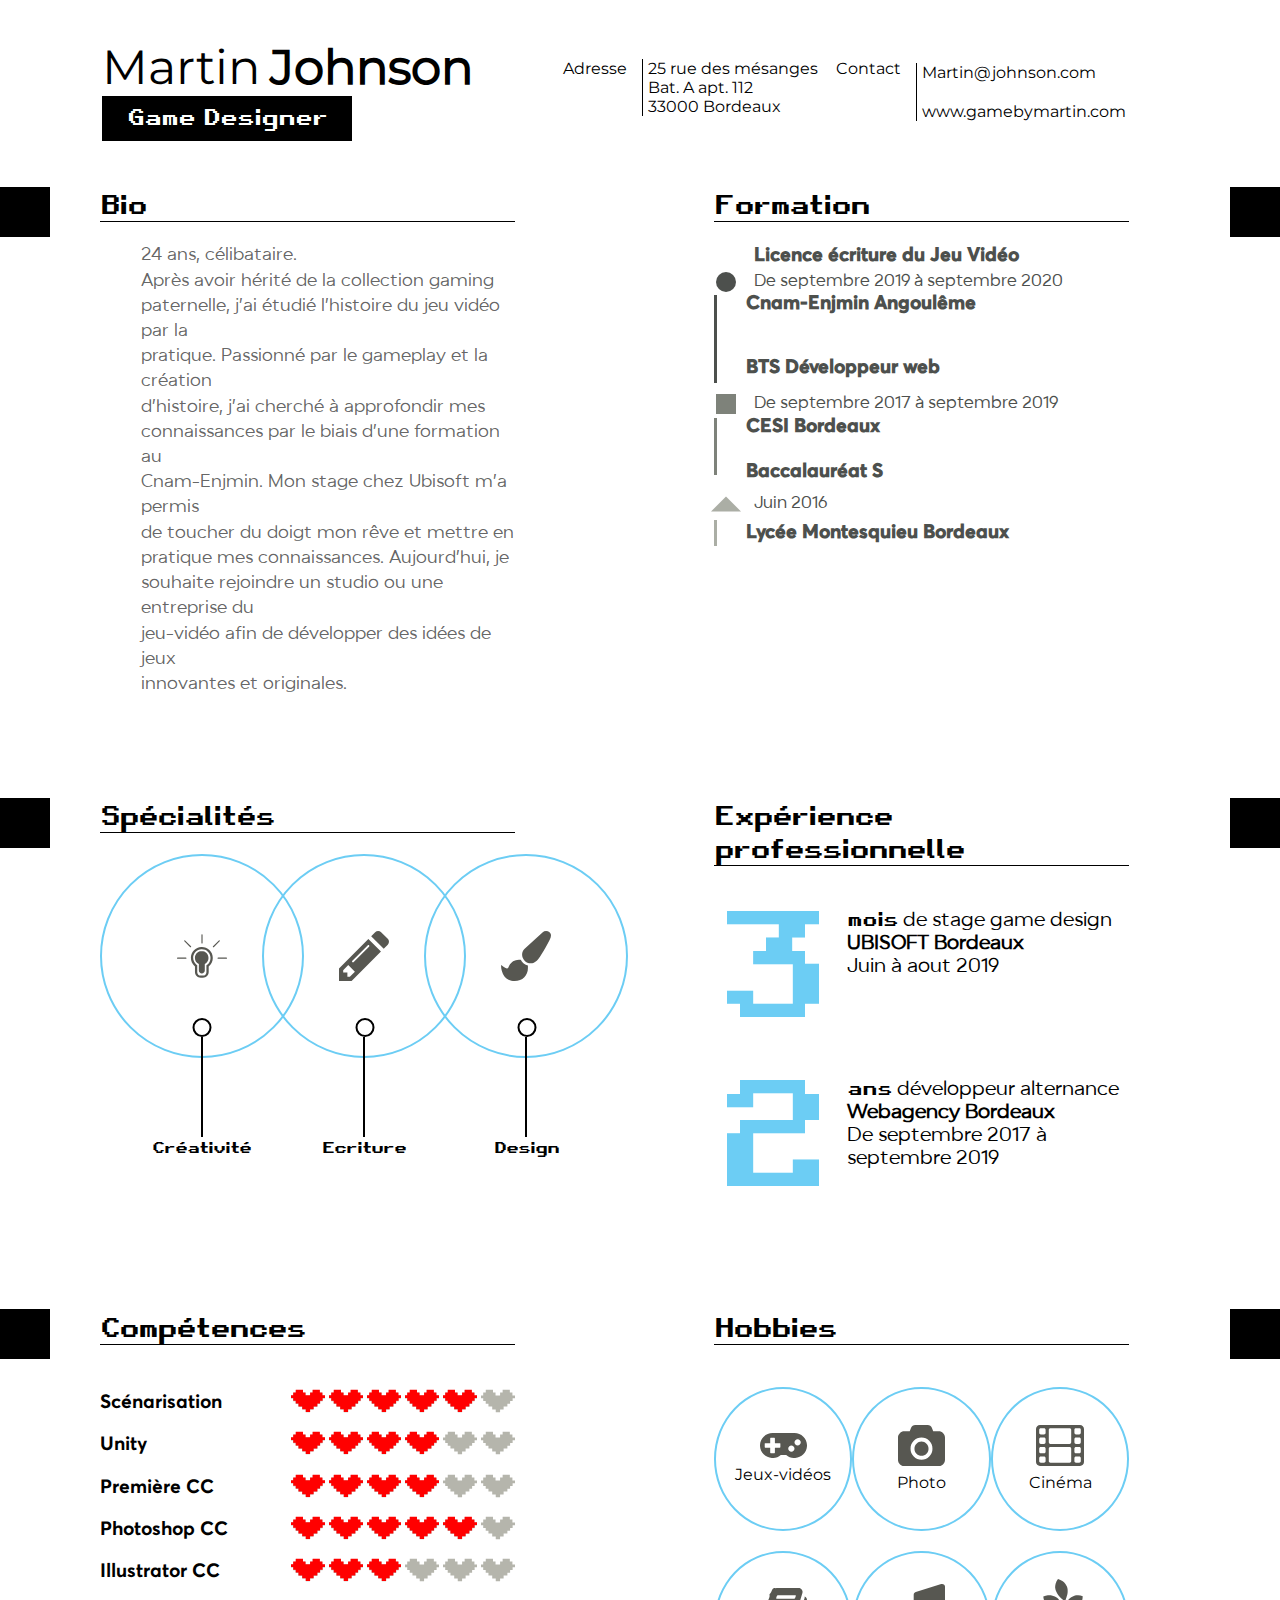
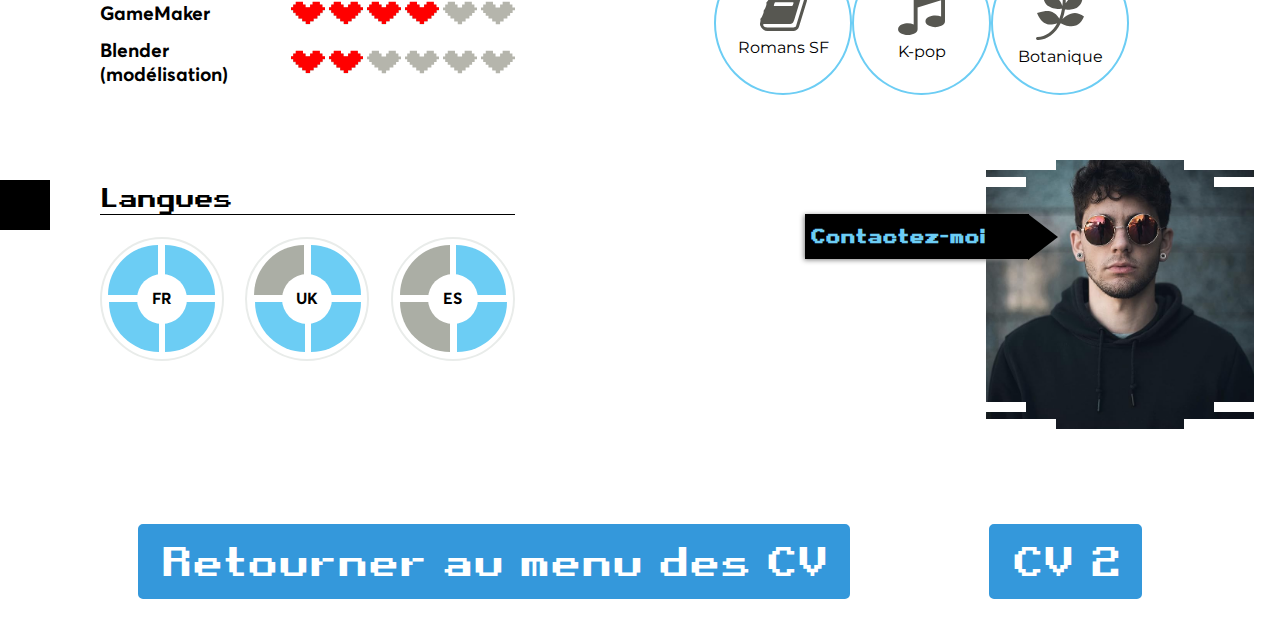
<file: index.html>
<!DOCTYPE html>
<html lang="fr">

<head>
    <meta charset="UTF-8">
    <meta name="viewport" content="width=device-width, initial-scale=1.0">
    <title>CV 1</title>
    <link rel="stylesheet" type="text/css"
        href="./style1.css">
</head>


<body>
    <header>
        <div class="blocLeft">
            <div class="titre">
                <h1>Martin</h1>
                <h1 class="nomdefamille">Johnson</h1>
            </div>
            <div class="backsoustitre">
                <span>Game Designer</span>
            </div>
        </div>
        <div class="info-content">

            <div class="bloc-center">
                <p>Adresse</p>
                <div class="listeadresse">
                    <ul>
                        <li>25 rue des mésanges</li>
                        <li>Bat. A apt. 112</li>
                        <li>33000 Bordeaux</li>
                    </ul>
                </div>
            </div>
            <div class="blocright">
                <p>Contact</p>
                <div class="listecontact">
                    <ul>
                        <li>Martin@johnson.com</li>
                        <li>www.gamebymartin.com</li>
                    </ul>
                </div>
            </div>
        </div>
    </header>

    <main>
        <section class="bio">
            <div class="carre-droite"></div>
            <div class="carre-gauche"></div>
            <div class="bio-content">
                <h2 >Bio</h2>
                <p>
                    24 ans, célibataire.<br>
                    Après avoir hérité de la collection gaming<br>
                    paternelle, j’ai étudié l’histoire du jeu vidéo par la<br>
                    pratique. Passionné par le gameplay et la création<br>
                    d’histoire, j’ai cherché à approfondir mes<br>
                    connaissances par le biais d’une formation au<br>
                    Cnam-Enjmin. Mon stage chez Ubisoft m’a permis<br>
                    de toucher du doigt mon rêve et mettre en<br>
                    pratique mes connaissances. Aujourd’hui, je<br>
                    souhaite rejoindre un studio ou une entreprise du<br>
                    jeu-vidéo afin de développer des idées de jeux<br>
                    innovantes et originales.<br>
                </p>
            </div>
        </section>
        <section class="formation">
            <div class="carre-droite"></div>
            <div class="carre-gauche"></div>
            <div class="formation-content">
                <h2>Formation</h2>
                <div class="bloc-formation">
                    <ul class="formation-haut">
                        <li class="licence">Licence écriture du Jeu Vidéo</li>
                        <li class="formation-rond">De septembre 2019 à septembre 2020</li>
                    </ul>
                    <ul class="formation1">
                        <li class="cnam">Cnam-Enjmin Angoulême</li>
                        <li class="bts">BTS Développeur web</li>
                    </ul>
                    <ul class="formation-milieu">
                        <li class="formation-carre">De septembre 2017 à septembre 2019</li>
                    </ul>
                    <ul class="formation2">
                        <li class="cesi">CESI Bordeaux</li>
                        <li class="bac">Baccalauréat S</li>
                    </ul>
                    <ul class="formation-bas">
                        <li class="formation-triangle">Juin 2016</li>
                    </ul>
                    <ul class="formation3">
                        <li class="lycee">Lycée Montesquieu Bordeaux</li>
                    </ul>
                </div>
            </div>
        </section>
            
        

        <section>
            <div class="carre-droite"></div>
            <div class="carre-gauche"></div>
            <div class="spe-content">

                <h2>Spécialités</h2>
                <div class="spe">
                    <div class="ampoule">
                        <div class="cercle1-spe">
                            <img src="Images/Ampoule.svg" alt="icône ampoule">
                        </div>

                        <div class="spe-under">
                            <div class="spe-rond"></div>
                            <div class="trait"></div>
                            
                        </div>
                            <span>Créativité</span>
                    </div>
                    <div class="crayon">
                        <div class="cercle2-spe">
                            <img src="Images/Crayon.svg" alt="icône crayon">
                        </div>
                        <div class="spe-under">
                            <div class="spe-rond"></div>
                            <div class="trait"></div>
                            
                        </div>
                        <span>Ecriture</span>
                    </div>
                    <div class="pinceau">
                        <div class="cercle3-spe">
                            <img src="Images/Pinceau.svg" alt="icône pinceau">
                        </div>
                        <div class="spe-under">
                            <div class="spe-rond"></div>
                            <div class="trait"></div>
                            
                        </div>
                        <span>Design</span>
                    </div>
                </div>
            </div>
        </section>

        <section>
            <div class="carre-droite"></div>
            <div class="carre-gauche"></div>
            <div class="experience-content">

                <h2>Expérience professionnelle</h2>
                <div class="experience1">   
                    <p> 3 <span class="experience-duree">mois</span> de stage game design<br>
                    <span class="experience-lieu">UBISOFT Bordeaux</span><br> 
                    Juin à aout 2019</p>
                </div>
                <div class="experience2">
                    <p>2 <span class="experience-duree">ans</span> développeur alternance<br>
                    <span class="experience-lieu">Webagency Bordeaux</span><br>
                    De septembre 2017 à septembre 2019</p>
                </div>
            </div>
        </section>

        <section>
            <div class="carre-droite"></div>
            <div class="carre-gauche"></div>
            <div class="competence-content">
                <h2>Compétences</h2>
                <div class="scenario">
                    <span>Scénarisation</span>
                    <div class="coeur">
                        <img src="Images/coeur1.svg" alt="Icône Coeur">
                        <img src="Images/coeur1.svg" alt="Icône Coeur">
                        <img src="Images/coeur1.svg" alt="Icône Coeur">
                        <img src="Images/coeur1.svg" alt="Icône Coeur">
                        <img src="Images/coeur1.svg" alt="Icône Coeur">
                        <img src="Images/coeur2.svg" alt="Icône Coeur vide">
                    </div>
                </div>
                <div class="unity">
                    <span>Unity</span>
                    <div class="coeur">
                        <img src="Images/coeur1.svg" alt="Icône Coeur">
                        <img src="Images/coeur1.svg" alt="Icône Coeur">
                        <img src="Images/coeur1.svg" alt="Icône Coeur">
                        <img src="Images/coeur1.svg" alt="Icône Coeur">
                        <img src="Images/coeur2.svg" alt="Icône Coeur vide">
                        <img src="Images/coeur2.svg" alt="Icône Coeur vide">
                    </div>
                </div>
                <div class="premiere">
                    <span>Première CC</span>
                    <div class="coeur">
                        <img src="Images/coeur1.svg" alt="Icône Coeur">
                        <img src="Images/coeur1.svg" alt="Icône Coeur">
                        <img src="Images/coeur1.svg" alt="Icône Coeur">
                        <img src="Images/coeur1.svg" alt="Icône Coeur">
                        <img src="Images/coeur2.svg" alt="Icône Coeur vide">
                        <img src="Images/coeur2.svg" alt="Icône Coeur vide">
                    </div>
                </div>
                <div class="photoshop">
                    <span>Photoshop CC</span>
                    <div class="coeur">
                        <img src="Images/coeur1.svg" alt="Icône Coeur">
                        <img src="Images/coeur1.svg" alt="Icône Coeur">
                        <img src="Images/coeur1.svg" alt="Icône Coeur">
                        <img src="Images/coeur1.svg" alt="Icône Coeur">
                        <img src="Images/coeur1.svg" alt="Icône Coeur">
                        <img src="Images/coeur2.svg" alt="Icône Coeur vide">
                    </div>
                </div>
                <div class="illustrator">
                    <span>Illustrator CC</span>
                    <div class="coeur">
                        <img src="Images/coeur1.svg" alt="Icône Coeur">
                        <img src="Images/coeur1.svg" alt="Icône Coeur">
                        <img src="Images/coeur1.svg" alt="Icône Coeur">
                        <img src="Images/coeur2.svg" alt="Icône Coeur vide">
                        <img src="Images/coeur2.svg" alt="Icône Coeur vide">
                        <img src="Images/coeur2.svg" alt="Icône Coeur vide">
                    </div>
                </div>
                <div class="gamemaker">
                    <span>GameMaker</span>
                    <div class="coeur">
                        <img src="Images/coeur1.svg" alt="Icône Coeur">
                        <img src="Images/coeur1.svg" alt="Icône Coeur">
                        <img src="Images/coeur1.svg" alt="Icône Coeur">
                        <img src="Images/coeur1.svg" alt="Icône Coeur">
                        <img src="Images/coeur2.svg" alt="Icône Coeur vide">
                        <img src="Images/coeur2.svg" alt="Icône Coeur vide">
                    </div>
                </div>
                <div class="blender">
                    <div class="blender-span">
                        <span>Blender</span>
                        <span>(modélisation)</span>
                    </div>
                    <div class="coeur">
                            <img src="Images/coeur1.svg" alt="Icône Coeur">
                            <img src="Images/coeur1.svg" alt="Icône Coeur">
                            <img src="Images/coeur2.svg" alt="Icône Coeur vide">
                            <img src="Images/coeur2.svg" alt="Icône Coeur vide">
                            <img src="Images/coeur2.svg" alt="Icône Coeur vide">
                            <img src="Images/coeur2.svg" alt="Icône Coeur vide">
                    </div>
                </div>
            </div>
        </section>

        <section>
            <div class="carre-droite"></div>
            <div class="carre-gauche"></div>
            <div class="hobbies-content">

                <h2>Hobbies</h2>
                <div class="icone">
                    <div class="partie1-icone">
                        <div class="jeux-videos">
                            <img src="Images/manette.svg" alt="icône manette">
                            <span>Jeux-vidéos</span>
                        </div>
                        <div class="photo">
                            <img src="Images/appareil-photo.svg" alt="icône appareil photo">
                            <span>Photo</span>
                        </div>
                        <div class="cinema">
                            <img src="Images/cinéma.svg" alt="icône pellicule">
                            <span>Cinéma</span>
                        </div>
                    </div>
                    <div class="partie2-icone">
                        <div class="roman">
                            <img src="Images/livre.svg" alt="icône livre">
                            <span>Romans SF</span>
                        </div>
                        <div class="kpop">
                            <img src="Images/Musique.svg" alt="icône clé de sol">
                            <span>K-pop</span>
                        </div>
                        <div class="botanique">
                            <img src="Images/Feuille.svg" alt="icône feuille">
                            <span>Botanique</span>
                        </div>
                    </div>
                </div>
            </div>
        </section>

        <section>
            <div class="carre-gauche"></div>
            <div class="langue-content">

                <h2>Langues</h2>
                <div class="langue">
                    <div class="cercle-fr">
                        <div class="cercle1-principal">
                            <div class="test">
                                <div class="petit-cercle1"></div>
                                <div class="petit-cercle2"></div>
                                <div class="petit-cercle3"></div>
                                <div class="petit-cercle4"></div>
                                <span class="petit-cercle-milieu">FR</span>
                            </div>
                        </div>
                    </div>
                    <div class="cercle-uk">
                        <div class="cercle1-principal">
                            <div class="test">
                                <div class="petit-cercle1-gris"></div>
                                <div class="petit-cercle2"></div>
                                <div class="petit-cercle3"></div>
                                <div class="petit-cercle4"></div>
                                <span class="petit-cercle-milieu">UK</span>
                            </div>
                        </div>
                    </div>
                    <div class="cercle-es">
                        <div class="cercle1-principal">
                            <div class="test">
                                <div class="petit-cercle1-gris"></div>
                                <div class="petit-cercle2"></div>
                                <div class="petit-cercle3-gris"></div>
                                <div class="petit-cercle4"></div>
                                <span class="petit-cercle-milieu">ES</span>
                            </div>
                        </div>
                    </div>
                </div>
            </div>
        </section>
            <div class="section-photo">
                <div class="contact-content">
                    <span class="keyword">Contactez-moi</span>
                    <div class="photo-cv">
                        <div class="photo-haut">
                            <div class="photo-haut-gauche">
                                <div class="grand-rectangle"></div>
                                <div class="petit-rectangle"></div>
                            </div>
                            <div class="photo-haut-droite">
                                <div class="grand-rectangle"></div>
                                <div class="petit-rectangle-droite"></div>
                            </div>
                        </div>
                        <div class="photo-bas">
                            <div class="photo-bas-gauche">
                                <div class="petit-rectangle-bas"></div>
                                <div class="grand-rectangle"></div>
                            
                            </div>
                            <div class="photo-bas-gauche">
                                <div class="petit-rectangle-bas-droite"></div>
                                <div class="grand-rectangle"></div>
                            
                            </div>
                        </div>
                    </div>
                </div>
            </div> 
    </main>
    <footer>
        <a href="">Retourner au menu des CV</a>
        <a href="">CV 2</a>
    </footer>
</body>

</html>
</file>
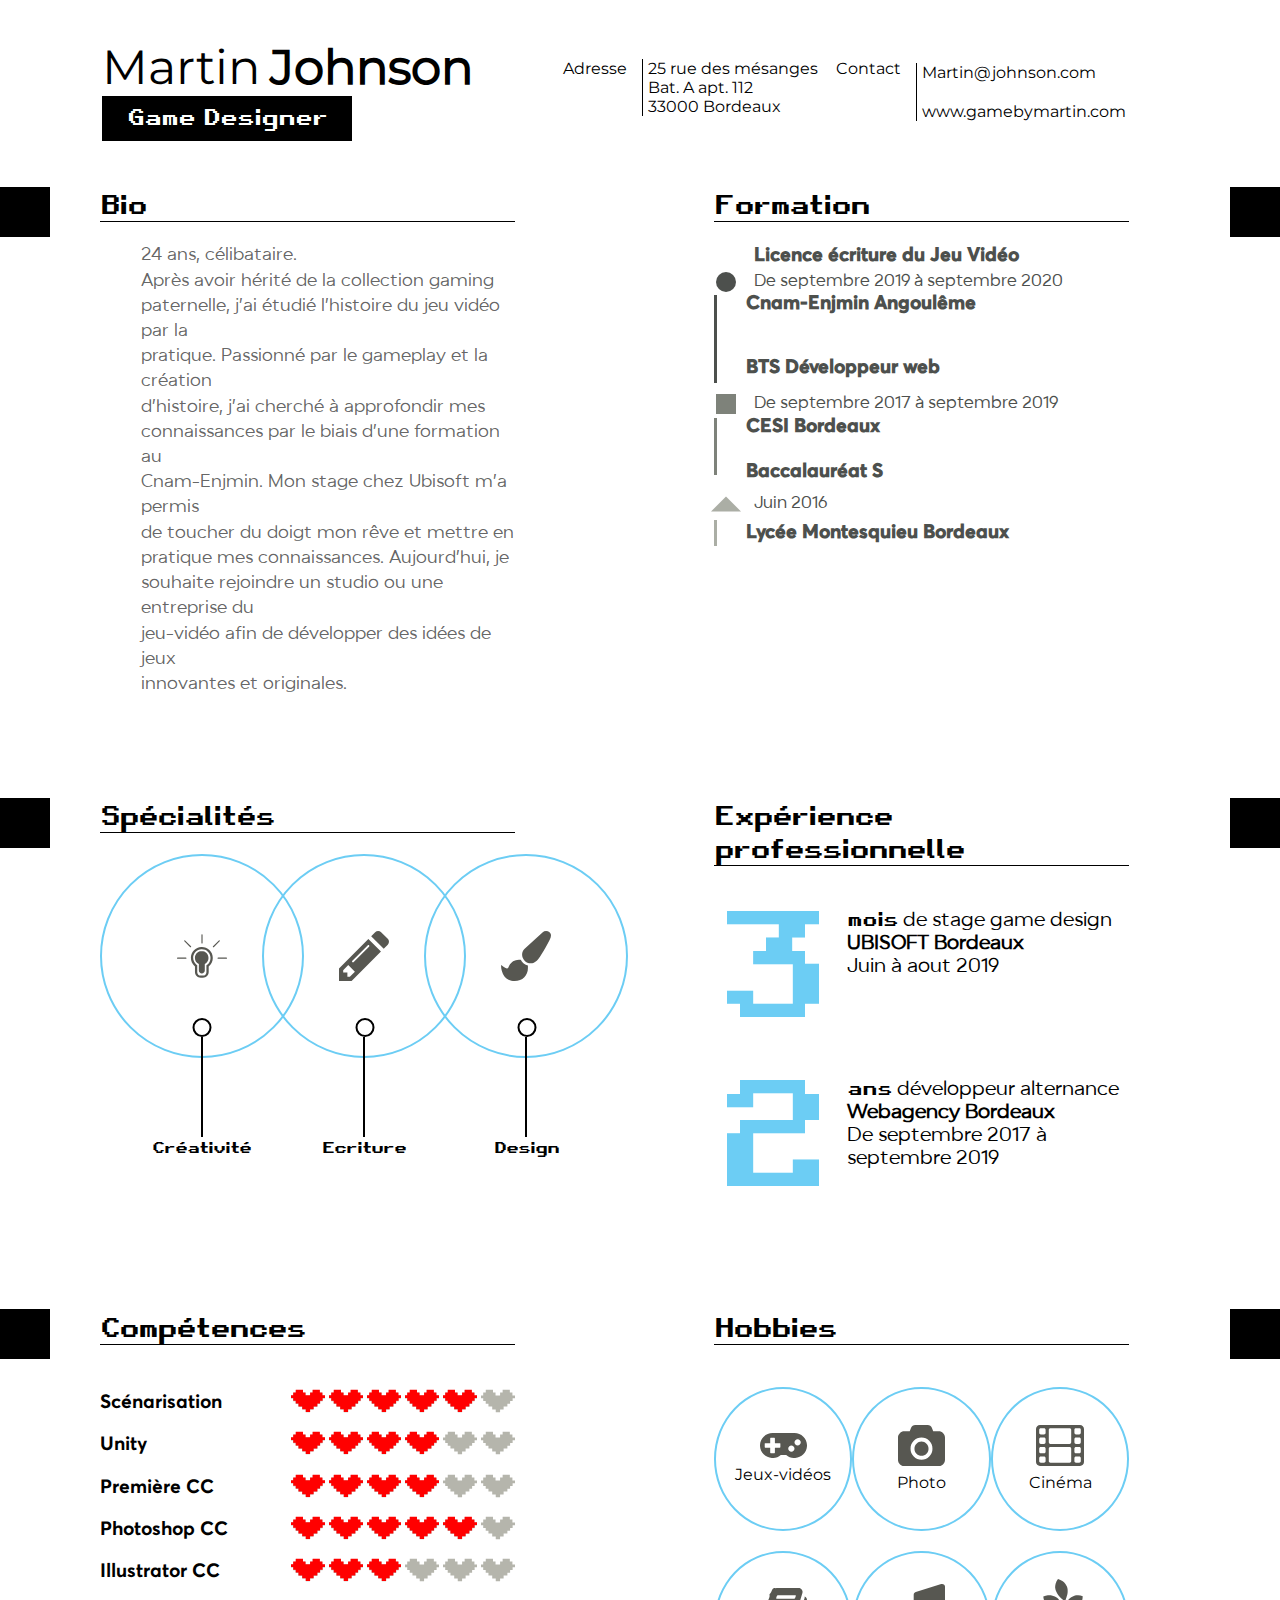
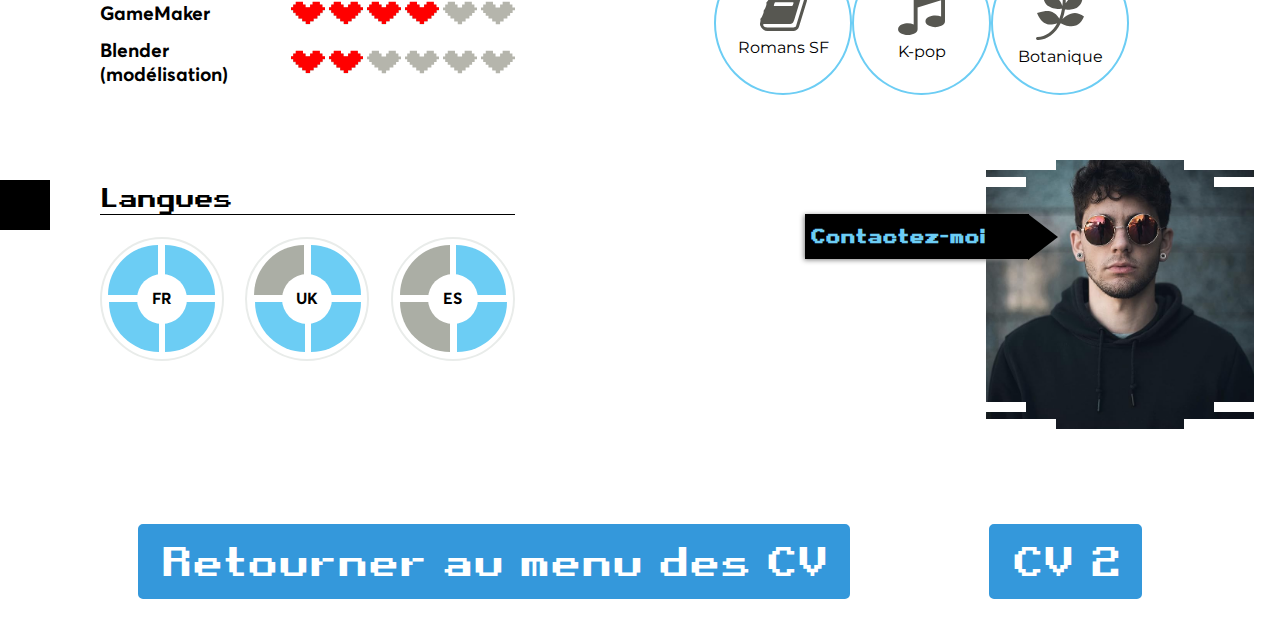
<file: index1.html>
<!DOCTYPE html>
<html lang="fr">

<head>
    <meta charset="UTF-8">
    <meta name="viewport" content="width=device-width, initial-scale=1.0">
    <title>CV 1</title>
    <link rel="stylesheet" type="text/css"
        href="./style1.css">
</head>


<body>
    <header>
        <div class="blocLeft">
            <div class="titre">
                <h1>Martin</h1>
                <h1 class="nomdefamille">Johnson</h1>
            </div>
            <div class="backsoustitre">
                <span>Game Designer</span>
            </div>
        </div>
        <div class="info-content">

            <div class="bloc-center">
                <p>Adresse</p>
                <div class="listeadresse">
                    <ul>
                        <li>25 rue des mésanges</li>
                        <li>Bat. A apt. 112</li>
                        <li>33000 Bordeaux</li>
                    </ul>
                </div>
            </div>
            <div class="blocright">
                <p>Contact</p>
                <div class="listecontact">
                    <ul>
                        <li>Martin@johnson.com</li>
                        <li>www.gamebymartin.com</li>
                    </ul>
                </div>
            </div>
        </div>
    </header>

    <main>
        <section class="bio">
            <div class="carre-droite"></div>
            <div class="carre-gauche"></div>
            <div class="bio-content">
                <h2 >Bio</h2>
                <p>
                    24 ans, célibataire.<br>
                    Après avoir hérité de la collection gaming<br>
                    paternelle, j’ai étudié l’histoire du jeu vidéo par la<br>
                    pratique. Passionné par le gameplay et la création<br>
                    d’histoire, j’ai cherché à approfondir mes<br>
                    connaissances par le biais d’une formation au<br>
                    Cnam-Enjmin. Mon stage chez Ubisoft m’a permis<br>
                    de toucher du doigt mon rêve et mettre en<br>
                    pratique mes connaissances. Aujourd’hui, je<br>
                    souhaite rejoindre un studio ou une entreprise du<br>
                    jeu-vidéo afin de développer des idées de jeux<br>
                    innovantes et originales.<br>
                </p>
            </div>
        </section>
        <section class="formation">
            <div class="carre-droite"></div>
            <div class="carre-gauche"></div>
            <div class="formation-content">
                <h2>Formation</h2>
                <div class="bloc-formation">
                    <ul class="formation-haut">
                        <li class="licence">Licence écriture du Jeu Vidéo</li>
                        <li class="formation-rond">De septembre 2019 à septembre 2020</li>
                    </ul>
                    <ul class="formation1">
                        <li class="cnam">Cnam-Enjmin Angoulême</li>
                        <li class="bts">BTS Développeur web</li>
                    </ul>
                    <ul class="formation-milieu">
                        <li class="formation-carre">De septembre 2017 à septembre 2019</li>
                    </ul>
                    <ul class="formation2">
                        <li class="cesi">CESI Bordeaux</li>
                        <li class="bac">Baccalauréat S</li>
                    </ul>
                    <ul class="formation-bas">
                        <li class="formation-triangle">Juin 2016</li>
                    </ul>
                    <ul class="formation3">
                        <li class="lycee">Lycée Montesquieu Bordeaux</li>
                    </ul>
                </div>
            </div>
        </section>
            
        

        <section>
            <div class="carre-droite"></div>
            <div class="carre-gauche"></div>
            <div class="spe-content">

                <h2>Spécialités</h2>
                <div class="spe">
                    <div class="ampoule">
                        <div class="cercle1-spe">
                            <img src="Images/Ampoule.svg" alt="icône ampoule">
                        </div>

                        <div class="spe-under">
                            <div class="spe-rond"></div>
                            <div class="trait"></div>
                            
                        </div>
                            <span>Créativité</span>
                    </div>
                    <div class="crayon">
                        <div class="cercle2-spe">
                            <img src="Images/Crayon.svg" alt="icône crayon">
                        </div>
                        <div class="spe-under">
                            <div class="spe-rond"></div>
                            <div class="trait"></div>
                            
                        </div>
                        <span>Ecriture</span>
                    </div>
                    <div class="pinceau">
                        <div class="cercle3-spe">
                            <img src="Images/Pinceau.svg" alt="icône pinceau">
                        </div>
                        <div class="spe-under">
                            <div class="spe-rond"></div>
                            <div class="trait"></div>
                            
                        </div>
                        <span>Design</span>
                    </div>
                </div>
            </div>
        </section>

        <section>
            <div class="carre-droite"></div>
            <div class="carre-gauche"></div>
            <div class="experience-content">

                <h2>Expérience professionnelle</h2>
                <div class="experience1">   
                    <p> 3 <span class="experience-duree">mois</span> de stage game design<br>
                    <span class="experience-lieu">UBISOFT Bordeaux</span><br> 
                    Juin à aout 2019</p>
                </div>
                <div class="experience2">
                    <p>2 <span class="experience-duree">ans</span> développeur alternance<br>
                    <span class="experience-lieu">Webagency Bordeaux</span><br>
                    De septembre 2017 à septembre 2019</p>
                </div>
            </div>
        </section>

        <section>
            <div class="carre-droite"></div>
            <div class="carre-gauche"></div>
            <div class="competence-content">
                <h2>Compétences</h2>
                <div class="scenario">
                    <span>Scénarisation</span>
                    <div class="coeur">
                        <img src="Images/coeur1.svg" alt="Icône Coeur">
                        <img src="Images/coeur1.svg" alt="Icône Coeur">
                        <img src="Images/coeur1.svg" alt="Icône Coeur">
                        <img src="Images/coeur1.svg" alt="Icône Coeur">
                        <img src="Images/coeur1.svg" alt="Icône Coeur">
                        <img src="Images/coeur2.svg" alt="Icône Coeur vide">
                    </div>
                </div>
                <div class="unity">
                    <span>Unity</span>
                    <div class="coeur">
                        <img src="Images/coeur1.svg" alt="Icône Coeur">
                        <img src="Images/coeur1.svg" alt="Icône Coeur">
                        <img src="Images/coeur1.svg" alt="Icône Coeur">
                        <img src="Images/coeur1.svg" alt="Icône Coeur">
                        <img src="Images/coeur2.svg" alt="Icône Coeur vide">
                        <img src="Images/coeur2.svg" alt="Icône Coeur vide">
                    </div>
                </div>
                <div class="premiere">
                    <span>Première CC</span>
                    <div class="coeur">
                        <img src="Images/coeur1.svg" alt="Icône Coeur">
                        <img src="Images/coeur1.svg" alt="Icône Coeur">
                        <img src="Images/coeur1.svg" alt="Icône Coeur">
                        <img src="Images/coeur1.svg" alt="Icône Coeur">
                        <img src="Images/coeur2.svg" alt="Icône Coeur vide">
                        <img src="Images/coeur2.svg" alt="Icône Coeur vide">
                    </div>
                </div>
                <div class="photoshop">
                    <span>Photoshop CC</span>
                    <div class="coeur">
                        <img src="Images/coeur1.svg" alt="Icône Coeur">
                        <img src="Images/coeur1.svg" alt="Icône Coeur">
                        <img src="Images/coeur1.svg" alt="Icône Coeur">
                        <img src="Images/coeur1.svg" alt="Icône Coeur">
                        <img src="Images/coeur1.svg" alt="Icône Coeur">
                        <img src="Images/coeur2.svg" alt="Icône Coeur vide">
                    </div>
                </div>
                <div class="illustrator">
                    <span>Illustrator CC</span>
                    <div class="coeur">
                        <img src="Images/coeur1.svg" alt="Icône Coeur">
                        <img src="Images/coeur1.svg" alt="Icône Coeur">
                        <img src="Images/coeur1.svg" alt="Icône Coeur">
                        <img src="Images/coeur2.svg" alt="Icône Coeur vide">
                        <img src="Images/coeur2.svg" alt="Icône Coeur vide">
                        <img src="Images/coeur2.svg" alt="Icône Coeur vide">
                    </div>
                </div>
                <div class="gamemaker">
                    <span>GameMaker</span>
                    <div class="coeur">
                        <img src="Images/coeur1.svg" alt="Icône Coeur">
                        <img src="Images/coeur1.svg" alt="Icône Coeur">
                        <img src="Images/coeur1.svg" alt="Icône Coeur">
                        <img src="Images/coeur1.svg" alt="Icône Coeur">
                        <img src="Images/coeur2.svg" alt="Icône Coeur vide">
                        <img src="Images/coeur2.svg" alt="Icône Coeur vide">
                    </div>
                </div>
                <div class="blender">
                    <div class="blender-span">
                        <span>Blender</span>
                        <span>(modélisation)</span>
                    </div>
                    <div class="coeur">
                            <img src="Images/coeur1.svg" alt="Icône Coeur">
                            <img src="Images/coeur1.svg" alt="Icône Coeur">
                            <img src="Images/coeur2.svg" alt="Icône Coeur vide">
                            <img src="Images/coeur2.svg" alt="Icône Coeur vide">
                            <img src="Images/coeur2.svg" alt="Icône Coeur vide">
                            <img src="Images/coeur2.svg" alt="Icône Coeur vide">
                    </div>
                </div>
            </div>
        </section>

        <section>
            <div class="carre-droite"></div>
            <div class="carre-gauche"></div>
            <div class="hobbies-content">

                <h2>Hobbies</h2>
                <div class="icone">
                    <div class="partie1-icone">
                        <div class="jeux-videos">
                            <img src="Images/manette.svg" alt="icône manette">
                            <span>Jeux-vidéos</span>
                        </div>
                        <div class="photo">
                            <img src="Images/appareil-photo.svg" alt="icône appareil photo">
                            <span>Photo</span>
                        </div>
                        <div class="cinema">
                            <img src="Images/cinéma.svg" alt="icône pellicule">
                            <span>Cinéma</span>
                        </div>
                    </div>
                    <div class="partie2-icone">
                        <div class="roman">
                            <img src="Images/livre.svg" alt="icône livre">
                            <span>Romans SF</span>
                        </div>
                        <div class="kpop">
                            <img src="Images/Musique.svg" alt="icône clé de sol">
                            <span>K-pop</span>
                        </div>
                        <div class="botanique">
                            <img src="Images/Feuille.svg" alt="icône feuille">
                            <span>Botanique</span>
                        </div>
                    </div>
                </div>
            </div>
        </section>

        <section>
            <div class="carre-gauche"></div>
            <div class="langue-content">

                <h2>Langues</h2>
                <div class="langue">
                    <div class="cercle-fr">
                        <div class="cercle1-principal">
                            <div class="test">
                                <div class="petit-cercle1"></div>
                                <div class="petit-cercle2"></div>
                                <div class="petit-cercle3"></div>
                                <div class="petit-cercle4"></div>
                                <span class="petit-cercle-milieu">FR</span>
                            </div>
                        </div>
                    </div>
                    <div class="cercle-uk">
                        <div class="cercle1-principal">
                            <div class="test">
                                <div class="petit-cercle1-gris"></div>
                                <div class="petit-cercle2"></div>
                                <div class="petit-cercle3"></div>
                                <div class="petit-cercle4"></div>
                                <span class="petit-cercle-milieu">UK</span>
                            </div>
                        </div>
                    </div>
                    <div class="cercle-es">
                        <div class="cercle1-principal">
                            <div class="test">
                                <div class="petit-cercle1-gris"></div>
                                <div class="petit-cercle2"></div>
                                <div class="petit-cercle3-gris"></div>
                                <div class="petit-cercle4"></div>
                                <span class="petit-cercle-milieu">ES</span>
                            </div>
                        </div>
                    </div>
                </div>
            </div>
        </section>
            <div class="section-photo">
                <div class="contact-content">
                    <span class="keyword">Contactez-moi</span>
                    <div class="photo-cv">
                        <div class="photo-haut">
                            <div class="photo-haut-gauche">
                                <div class="grand-rectangle"></div>
                                <div class="petit-rectangle"></div>
                            </div>
                            <div class="photo-haut-droite">
                                <div class="grand-rectangle"></div>
                                <div class="petit-rectangle-droite"></div>
                            </div>
                        </div>
                        <div class="photo-bas">
                            <div class="photo-bas-gauche">
                                <div class="petit-rectangle-bas"></div>
                                <div class="grand-rectangle"></div>
                            
                            </div>
                            <div class="photo-bas-gauche">
                                <div class="petit-rectangle-bas-droite"></div>
                                <div class="grand-rectangle"></div>
                            
                            </div>
                        </div>
                    </div>
                </div>
            </div> 
    </main>
    <footer>
        <a href="">Retourner au menu des CV</a>
        <a href="">CV 2</a>
    </footer>
</body>

</html>
</file>
<file: style1.css>
/*police retro gaming*/
@font-face{
    font-family: "font1";
    src: url(./font/Projet\ collaboratif\ -\ CV\ -\ Retro\ Gaming.ttf);
}

/* police bio */
@font-face{
    font-family: "font2";
    src:url(./font/Shoika\ Light.ttf)
}

/* police formation */
@font-face{
    font-family: "font3";
    src: url(./font/averta-bold.otf);
}

@font-face{
    font-family: "font4";
    src: url(font/Montserrat-Regular.ttf);
}


body{
    margin: 3% 0;
    
}
header{
    display: flex;
    position: relative;
    margin: 0 12% 2% 8%;
    justify-content: space-between;
    align-items: center;

}
section{
    width: 48%;
    margin-bottom: 5%;
}
.gras{
    font-weight: bold;
}
h1{
    font-weight: lighter;
    margin-bottom: 0;
    margin-top: 0;
    display: flex;
    font-family: "font4";
    font-size: 300%;
}

h2{
    font-family: "font1";
    border-bottom: 1.5px solid black;
    font-weight: lighter;
    position: relative;
    font-size: 160%;
}

.titre{
    display: flex;
}
main{
    display: flex;
    flex-wrap: wrap;
}

.blocLeft{
    display: flex;
    position: relative;
    flex-direction: column;



}
.info-content{
    display: flex;
    width: 55%;
    justify-content: space-between;

}

.nomdefamille{
    margin-left: 10px;
    font-weight: bold;
}

.backsoustitre{
    background-color: rgb(0, 0, 0);
    width: 250px;
    height: 45px;
    position: relative;
    text-align: left;
}

.backsoustitre span{
    font-family: "font1";
    color: rgb(255, 255, 255);
    display: flex;
    flex-direction: column-reverse;
    position: relative;
    width: fit-content;
    left: 50%;
    height: 65%;
    transform: translate(-50%, -50%);
    font-size: 22px;
    margin-top: 8%;
}

.bloc-center{
    display: flex;
    position: relative;
}

.bloc-center p{
    margin-right: 15px;
    font-family: "font4";
}

.listeadresse ul{
    list-style-type: none;
    position: relative;
    border-left: 1px black solid;
    border-bottom: 1px;
    padding-left: 5px;
    font-family: "font4";
    
}

.blocright{
    text-align: left;
    display: flex;
    position: relative;

}

.blocright p{
    margin-right: 15px;
    font-family: "font4";
}

.listecontact ul{
    list-style-type: none;
    position: relative;
    border-left: 1px black solid;
    border-bottom: 1px;
    padding-left: 5px;
    font-family: "font4";
}

.listecontact li{
    margin-top: 10%;
}




.bio p{
    font-size: 105%;
    font-family: "font2",sans-serif;
    font-weight: lighter;
    color: rgba(0, 0, 0, 0.62);
    margin-left: 10%;
    margin-top: 0;
    line-height: 150%;
}



.bloc-formation{
    font-size: 100%;
    display: flex;
    flex-direction: column;
    flex-wrap: wrap;
    margin-top: 0;
    font-family: "font2",sans-serif;
    line-height: 160%;
    color: #4d504d;
}
.carre-gauche{ 
    height: 50px;
    width: 50px;
    background-color: black;
    left: 0;
    transform: translateY(20px);
    position: absolute;
    z-index: 100;
}
.carre-droite{ 
    height: 50px;
    width: 50px;
    background-color: black;
    right: 0;
    transform: translateY(20px);
    position: absolute;
    z-index: 100;
}

.bio-content,
.formation-content,
.spe-content,
.experience-content,
.competence-content,
.hobbies-content,
.langue-content,
.contact-content{
    margin-left: 16.2%;
    margin-right: 16.2%;
}

.formation span{
    margin-left: 10%;
}

.formation-rond{
    position: relative;
}

.formation-rond::before{
    content: "";
    top: 50%;
    left: 10px;
    transform: translate(-50%, -50%);
    width: 20px;
    height: 20px;
    background-color: #4d504d;
    border-radius: 50%;
    position: absolute;
    margin-left: -10%;
}

.formation-carre{
    position: relative;
    margin-top: -2%;
}

.formation-carre::before{
    content: "";
    top: 50%;
    left: 10px;
    transform: translate(-50%, -50%);
    width: 20px;
    height: 20px;
    background-color: #7e827a;
    position: absolute;
    margin-left: -10%;
}

.formation-triangle{
    position: relative;
}

.formation-triangle::before{
    content: "";
    top: 50%;
    left: 10px;
    transform: translate(-50%, -50%) rotate(90deg);
    border-style: solid;
    border-width: 15px 15px 15px 0;
    border-color: transparent #abaea5 transparent transparent;
    position: absolute;
    margin-left: -10%;
}

.formation-haut,
.formation-milieu,
.fomation-bas{
    margin: 0;
}

.formation1{
    border-left: 2px  #4d504d solid;
    border-width: 3px;
    padding-left: 7%;
    margin-top: 0;
}

.formation2{
    border-left: 2px #7e827a solid;
    border-width: 3px;
    padding-left: 7%;
    margin: 0;
}

.formation3{
    border-left: 2px #abaea5 solid;
    border-width: 3px;
    padding-left: 7%;
    margin: 0;
    margin-top: -3%;
}

.formation li{
    list-style-type: none;

}
.licence,
.cesi,
.bac,
.lycee,
.cnam,
.bts{
    color: #4d504d;
    font-weight: bold;
    font-size: 120%;
    font-family: "font3", sans-serif;

}

.bts{
    margin-bottom: 7%;
}

.bac{
    margin-top:-5%;
}

.cnam,
.cesi{
    margin-bottom: 10%;
    margin-top: -1%;
}

.experience-content{
    display: flex;
    flex-direction: column;
}


.experience-content p{
    font-size: 120%;
    font-family: "font2";
}

.experience1 p::first-letter{
    font-family: "font1";
    font-size: 750%;
    color: #6ccdf4;
    float: left;
    margin-top: -8%;
    margin-right: 5%;
}

.experience2 p::first-letter{
    font-family: "font1";
    font-size: 750%;
    color: #6ccdf4;
    float: left;
    margin-top: -8%;
    margin-right: 5%;
}

.experience-duree{
    font-family: "font1";
}

.experience-lieu{
    font-weight: bold;
}

.competence-content img{
    width: 34px;
    height: 30px;
}

.competence-content span{
    font-family: "font3";
    font-size: 120%;
}

.scenario{
    margin-top: 10%;
}

.scenario,
.unity,
.premiere,
.photoshop,
.illustrator,
.blender,
.gamemaker{
    display: flex;
    justify-content: space-between;
    margin-bottom: 2%;
    align-items: center;
}

.blender-span{
    display: flex;
    flex-direction: column;
}

.jeux-videos,
.photo,
.cinema,
.roman,
.kpop,
.botanique{
    position: relative;
    border-radius:50%;
    width:140px;
    height:140px;
    border:2px solid #6ccdf4;
    gap: 5%;
    display: flex;
    justify-content: center;
    align-items: center;
    flex-direction: column;
    font-family: "font4";
    transition: transform 0.3s ease; /* Transition pour une animation en douceur */
}

.jeux-videos:hover,
.photo:hover,
.cinema:hover,
.roman:hover,
.kpop:hover,
.botanique:hover{
    transform: rotate(360deg); /* Rotation complète de la bordure au survol */
    border: 2px solid #ff0000; /* Bordure différente lorsqu'on survole */
}



.icone{
    display: flex;
    flex-direction: column;
    gap: 20px;
}

.partie1-icone{
    margin-top: 5%;
}

.partie1-icone,
.partie2-icone{
    display: flex;
    flex-direction: row;
    justify-content: space-between;
    gap: 10%;
}

.hobbies-content img{
    width: 35%;
}

.ampoule,
.crayon,
.pinceau{
    display: flex;
    flex-direction: column;
    text-align: center;

}

.spe{
    display: flex;
    flex-direction: row;
    justify-content: space-between;
    margin-top: 5%;
}

.spe span{
    font-family:"font1";
}


.ampoule{
    z-index: 3;
}

.crayon{
    z-index: 2;
    margin-left: -10%;
}

.pinceau{
    z-index: 3;
    margin-left: -10%;
}

.cercle1-spe,
.cercle2-spe,
.cercle3-spe{
    border-radius:50%;
    width:200px;
    height:200px;
    border:2px solid #6ccdf4;
    gap: 5%;
    display: flex;
    justify-content: center;
    align-items: center; 
}


.spe img{
    width:50px;
    height:50px;
    gap: 5%; 
}

.spe-rond{
    margin-left: 10%;
}

.spe-rond::after{
    content: "";
    display: flex;
    width: 15px;
    height: 15px;
    background-color: #4d504d00;
    border: solid black 2px;
    border-radius: 100%;
    
    transform: translate(-50%, 0%);
}

.spe-under{
    display: flex;
    flex-direction: column;
    align-items: center;
    margin-top: -20%;
}

.trait{
    width: 2px;
    height: 100px;
    background-color: black;
    justify-content: center;
}


.langue{
    display: flex;
    flex-direction: row;
    justify-content: space-between;
}

.cercle1-principal{
    border-radius:50%;
    width:120px;
    height:120px;
    border:2px solid #e9ecea;
}

.petit-cercle1{
    margin-right: 5%;
    width: 50px;
    height: 50px;
    background-color: #6ccdf4;
    border-radius: 100px 0px 0px 0px;
    margin-left: 5%;
    margin-top: 5%;
    z-index: 2;
}

.petit-cercle2{
    width: 50px;
    height: 50px;
    background-color: #6ccdf4;
    border-radius: 0px 100px 0px 0px;
    margin-right: 5%;
    margin-top: 5%;
    z-index: 2;
}

.petit-cercle3{
    width: 50px;
    height: 50px;
    background-color: #6ccdf4;
    border-radius: 0px 0px 0px 100px;
    margin-top: 6%;
    margin-left: 1%;
    z-index: 2;
}

.petit-cercle4{
    width: 50px;
    height: 50px;
    background-color: #6ccdf4;
    border-radius: 0px 0px 100px 0px;
    margin-top: 6%;
    z-index: 2;
}


.petit-cercle1-gris{
    margin-right: 5%;
    width: 50px;
    height: 50px;
    background-color: #abaea5;
    border-radius: 100px 0px 0px 0px;
    margin-left: 5%;
    margin-top: 5%;
    z-index: 2;
}

.petit-cercle3-gris{
    width: 50px;
    height: 50px;
    background-color: #abaea5;
    border-radius: 0px 0px 0px 100px;
    margin-top: 6%;
    margin-left: 1%;
    z-index: 2;
}


.petit-cercle-milieu{
    z-index: 3;
    width: 50px;
    height: 50px;
    background-color: rgb(255, 255, 255);
    border-radius: 50%;
    margin-left: 0%;
    margin-top: -65%;
    display: flex;
    align-items: center;
    justify-content: center;
    font-family: "font3";
}

.test{
    display: flex;
    flex-wrap: wrap;
    justify-content: space-evenly;
    z-index: 2;
}

.section-photo{
    height: 300px;
    width: 50%;
}

.contact-content{
    margin-right: 0;
    display: flex;
    justify-content: flex-end;

}


.photo-cv{
    background-image: url(Images/photo\ de\ profil.jpg);
    background-repeat: no-repeat;
    background-size: cover;
    width: 50%;
    height: 70%;
    z-index: 1;
    
}


.grand-rectangle{
    width: 70px;
    height: 10px;
    background-color: #fff;
    z-index: 2;
}

.petit-rectangle{
    width: 40px;
    height: 10px;
    background-color: #fff;
    z-index: 2;
    margin-top: 10%;
}

.petit-rectangle-bas{
    width: 40px;
    height: 10px;
    background-color: #fff;
    z-index: 2;
    margin-bottom: 10%;
}

.petit-rectangle-droite{
    width: 40px;
    height: 10px;
    background-color: #fff;
    z-index: 2;
    margin-top: 10%;
    margin-left: 43%;
}


.petit-rectangle-bas-droite{
    width: 40px;
    height: 10px;
    background-color: #fff;
    z-index: 2;
    margin-bottom: 10%;
    margin-left: 43%;
}

.photo-haut{
    display: flex;
    justify-content: space-between;
}

.photo-bas{
    display: flex;
    justify-content: space-between;
    align-items: flex-start;
    margin-top: 80%;
}

.keyword{
    position: relative;
    background-color: #000000;
    color: #6ccdf4;
    padding: 5px;
    box-shadow: -1px 1px 5px gray;
    font-family: "font1";
    font-weight: bold;
    font-size: 150%;
    height: 35px;
    margin-top: 10%;
    display: flex;
    align-items: center;
    z-index: 3;
    width: 40%;
    margin-right: -8%;
    animation: float 2s infinite alternate;
}

.keyword::after{
    content: "";
    position: absolute;
    right: -29px;
    top: 0;
    border-left: 30px solid #000000;
    border-top: 23px solid rgba(245, 245, 245, 0.00);
    border-bottom: 23px solid rgba(245, 245, 245, 0.00);
}

footer{
    font-size: 250%;
    display: flex;
    align-items: center;
    justify-content: space-evenly;
    margin-top: 5%;
}

footer a{
    display: inline-block;
    padding: 10px 20px;
    text-decoration: none;
    background-color: #3498db;
    color: #ffffff;
    border: 2px solid #3498db;
    border-radius: 5px;
    transition: opacity 0.3s, transform 0.3s;
    font-family: "font1";
}

footer a:hover{
    opacity: 0.8; /* Changement d'opacité au survol */
    transform: scale(1.05);
}


@keyframes float {
    0% {
      transform: translateY(0);
    }
    100% {
      transform: translateY(-20px); /* Ajustez la distance de lévitation selon vos préférences */
    }
}

@keyframes rotateBorder {
    to {
      transform: rotate(360deg); /* Rotation complète de la bordure */
    }
}


/* responsive */
@media (max-width: 1600px){
    .partie1-icone,
    .partie2-icone{
        justify-content: flex-start;
        gap: 0;
    }
}


/* responsive */
@media (max-width: 1400px){
    .keyword{
        font-size: 120%;
    }
}


@media (max-width: 1100px) {
    /* Lorsque la largeur de l'écran est inférieure à 1100px, les éléments prennent 100% de la largeur */
    section,
    .section-photo{
        width: 100%;
    }

    header{
        flex-direction: column;
    }

    .bio p{
        font-size: 100%;
    }

    .info-content{
        margin-top: 50px;
        width: 100%;
        flex-direction: column;
        align-items: center;

    }
    .bloc-center{
        margin-left: -3%;
    }
    .formation-triangle::before,
    .formation-carre::before,
    .formation-rond::before{
        margin-left: -9.2%;
    }
    .formation-content{
        margin-bottom: 10%;
    }

    .partie1-icone,
    .partie2-icone{
        justify-content: space-between;
        gap: 10%;
    }

    .experience1{
        margin-top: 10%;
    }

    .keyword{
        font-size: 100%;
    }

    .photo-cv{
        margin-right: 42%;
    }
}
@media (max-width: 600px) {
    /* Lorsque la largeur de l'écran est inférieure à 600px, les éléments prennent 100% de la largeur */
    .carre-droite{
        width: 30px;
        height: 30px;
        transform: translateY(30px);
    }
    .carre-gauche{
        width: 30px;
        height: 30px;
        transform: translateY(30px);
    }

    .blocLeft h1{
        font-size: 200%;
    }

    .backsoustitre{
        width: 178px;
    }

    .backsoustitre span{
        font-size: 100%;
        margin-top: 10%;
    }

    .info-content{
        flex-direction: column;
        align-items: center;
    }

    .bloc-center{
        margin-left: -8%;
    }

    .formation-triangle::before,
    .formation-carre::before,
    .formation-rond::before{
        margin-left: -12.2%;
    }

    .spe{
        flex-direction: column;
        align-items: center;
        gap: 20px;
    }

    .langue{
        flex-direction: column;
        align-items: center;
        gap: 10px
        ;
    }

    .experience-content p{
        font-size: 103%;
    }

    .partie1-icone,
    .partie2-icone{
        flex-direction: column;
        align-items: center;
        gap: 10px;
    }

    .scenario,
    .unity,
    .premiere,
    .photoshop,
    .illustrator,
    .gamemaker,
    .blender{
        flex-direction: column;
        gap: 5%;
    }

    .crayon,
    .pinceau{
        margin-right: -10%;
    }


    .contact-content{
        margin: 0;
        margin-top: 10%;
    }

    .photo-cv{
        margin: 0;
        margin-right: 10%;
    }

    .keyword{
        font-size: 80%;
    }

    footer{
        flex-direction: column;
        gap: 20px;
    }

    footer a{
        font-size: 60%;
    }
}
</file>
